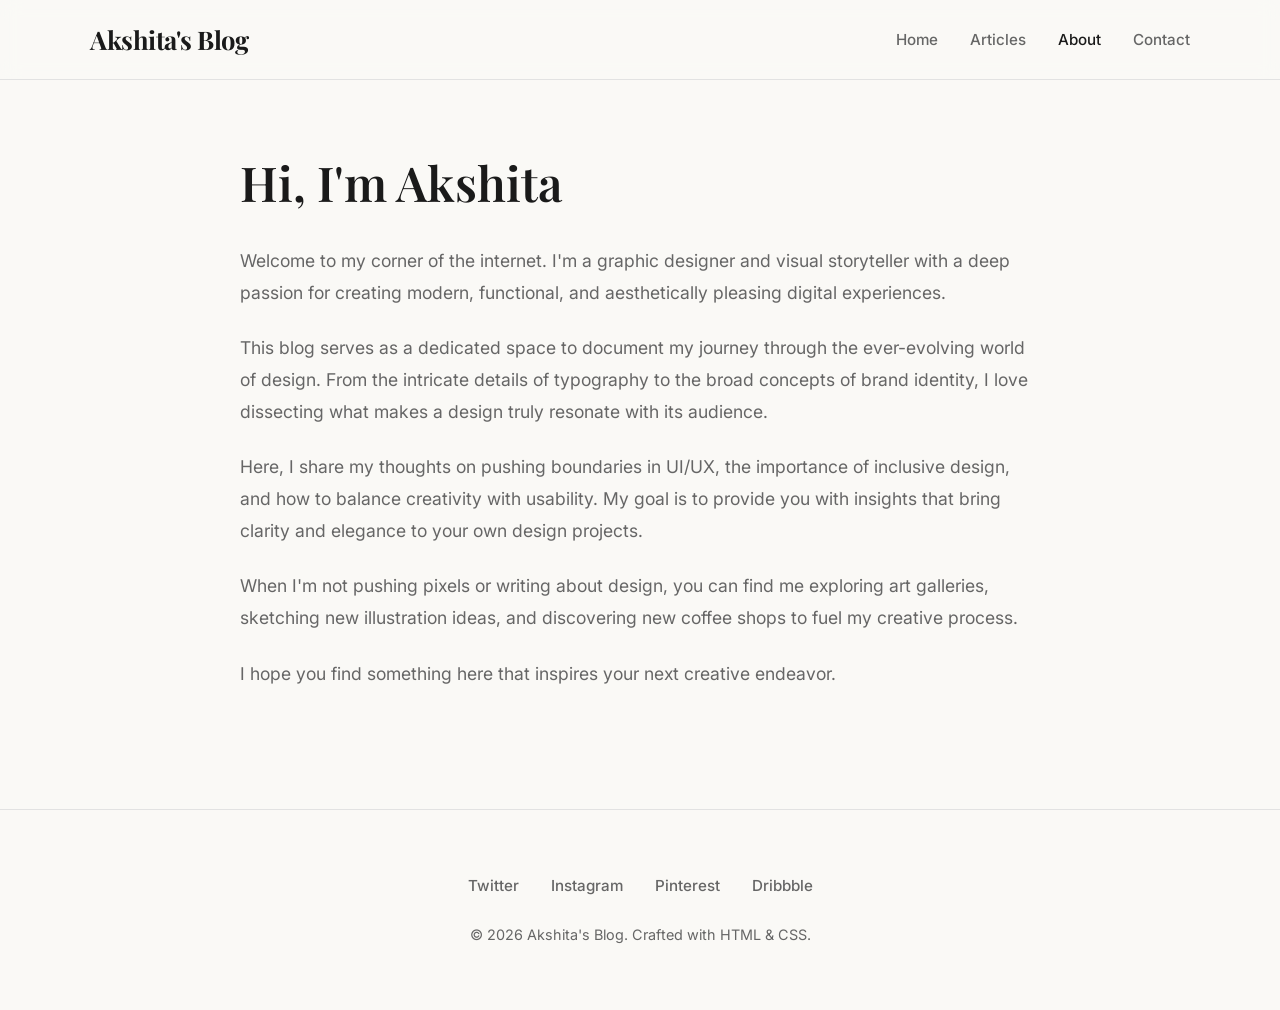
<file: about.html>
<!DOCTYPE html>
<html lang="en">
<head>
    <meta charset="UTF-8">
    <meta name="viewport" content="width=device-width, initial-scale=1.0">
    <title>About | Akshita's Blog</title>
    <meta name="description" content="Learn more about Akshita and the blog.">
    <link rel="preconnect" href="https://fonts.googleapis.com">
    <link rel="preconnect" href="https://fonts.gstatic.com" crossorigin>
    <link href="https://fonts.googleapis.com/css2?family=Inter:wght@300;400;500;600&family=Playfair+Display:ital,wght@0,400;0,600;0,700;1,400&display=swap" rel="stylesheet">
    <link rel="stylesheet" href="styles.css">
    <style>
        .about-content {
            padding: 4rem 0 6rem 0;
            max-width: 800px;
            margin: 0 auto;
        }
        .about-image {
            width: 100%;
            height: 400px;
            object-fit: cover;
            border-radius: 12px;
            margin-bottom: 3rem;
        }
        .about-content h1 {
            font-size: 3rem;
            margin-bottom: 1.5rem;
        }
        .about-content p {
            font-size: 1.1rem;
            color: var(--text-muted);
            margin-bottom: 1.5rem;
            line-height: 1.8;
        }
    </style>
</head>
<body>

    <!-- Navigation -->
    <nav class="navbar">
        <div class="container nav-content">
            <a href="index.html" class="logo">Akshita's Blog</a>
            <ul class="nav-links">
                <li><a href="index.html">Home</a></li>
                <li><a href="articles.html">Articles</a></li>
                <li><a href="about.html" class="active">About</a></li>
                <li><a href="contact.html">Contact</a></li>
            </ul>
        </div>
    </nav>

    <!-- Main Content Area -->
    <div class="container">
        <div class="about-content">
            <h1>Hi, I'm Akshita</h1>
            <p>Welcome to my corner of the internet. I'm a graphic designer and visual storyteller with a deep passion for creating modern, functional, and aesthetically pleasing digital experiences.</p>
            <p>This blog serves as a dedicated space to document my journey through the ever-evolving world of design. From the intricate details of typography to the broad concepts of brand identity, I love dissecting what makes a design truly resonate with its audience.</p>
            <p>Here, I share my thoughts on pushing boundaries in UI/UX, the importance of inclusive design, and how to balance creativity with usability. My goal is to provide you with insights that bring clarity and elegance to your own design projects.</p>
            <p>When I'm not pushing pixels or writing about design, you can find me exploring art galleries, sketching new illustration ideas, and discovering new coffee shops to fuel my creative process.</p>
            <p>I hope you find something here that inspires your next creative endeavor.</p>
        </div>
    </div>

    <!-- Footer -->
    <footer class="footer">
        <div class="container">
            <div class="footer-links">
                <a href="#">Twitter</a>
                <a href="#">Instagram</a>
                <a href="#">Pinterest</a>
                <a href="#">Dribbble</a>
            </div>
            <p>&copy; 2026 Akshita's Blog. Crafted with HTML & CSS.</p>
        </div>
    </footer>

</body>
</html>
</file>
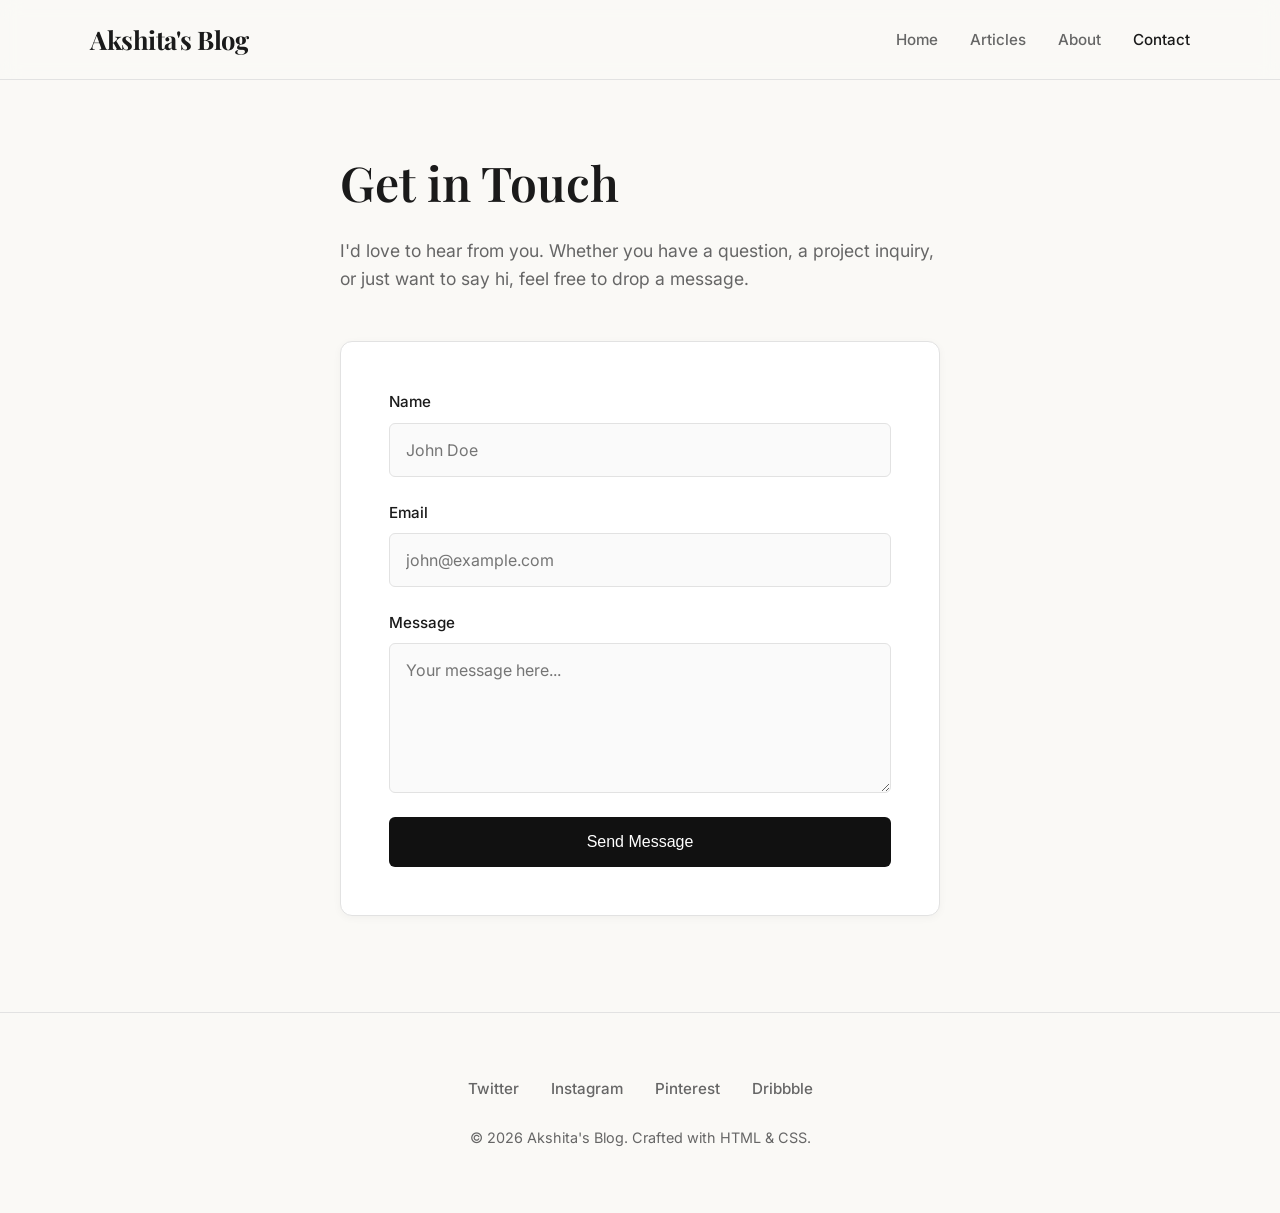
<file: contact.html>
<!DOCTYPE html>
<html lang="en">
<head>
    <meta charset="UTF-8">
    <meta name="viewport" content="width=device-width, initial-scale=1.0">
    <title>Contact | Akshita's Blog</title>
    <meta name="description" content="Get in touch.">
    <link rel="preconnect" href="https://fonts.googleapis.com">
    <link rel="preconnect" href="https://fonts.gstatic.com" crossorigin>
    <link href="https://fonts.googleapis.com/css2?family=Inter:wght@300;400;500;600&family=Playfair+Display:ital,wght@0,400;0,600;0,700;1,400&display=swap" rel="stylesheet">
    <link rel="stylesheet" href="styles.css">
    <style>
        .contact-content {
            padding: 4rem 0 6rem 0;
            max-width: 600px;
            margin: 0 auto;
        }
        .contact-content h1 {
            font-size: 3rem;
            margin-bottom: 1rem;
        }
        .contact-content > p {
            color: var(--text-muted);
            margin-bottom: 3rem;
            font-size: 1.1rem;
        }
        .contact-form {
            display: flex;
            flex-direction: column;
            gap: 1.5rem;
            background: var(--card-bg);
            padding: 3rem;
            border-radius: 12px;
            border: 1px solid var(--border);
            box-shadow: var(--shadow-sm);
        }
        .form-group {
            display: flex;
            flex-direction: column;
            gap: 0.5rem;
        }
        .form-group label {
            font-weight: 500;
            font-size: 0.95rem;
        }
        .form-group input, 
        .form-group textarea {
            padding: 1rem;
            border: 1px solid var(--border);
            border-radius: 6px;
            font-family: inherit;
            font-size: 1rem;
            background-color: #fafafa;
            outline: none;
            transition: var(--transition);
        }
        .form-group input:focus, 
        .form-group textarea:focus {
            border-color: var(--text-main);
            background-color: #ffffff;
        }
        .form-group textarea {
            resize: vertical;
            min-height: 150px;
        }
        .submit-btn {
            background: var(--accent);
            color: white;
            border: none;
            padding: 1rem;
            border-radius: 6px;
            font-weight: 500;
            cursor: pointer;
            font-size: 1rem;
            transition: var(--transition);
        }
        .submit-btn:hover {
            background: #333333;
            transform: translateY(-2px);
            box-shadow: 0 4px 12px rgba(0, 0, 0, 0.1);
        }
    </style>
</head>
<body>

    <!-- Navigation -->
    <nav class="navbar">
        <div class="container nav-content">
            <a href="index.html" class="logo">Akshita's Blog</a>
            <ul class="nav-links">
                <li><a href="index.html">Home</a></li>
                <li><a href="articles.html">Articles</a></li>
                <li><a href="about.html">About</a></li>
                <li><a href="contact.html" class="active">Contact</a></li>
            </ul>
        </div>
    </nav>

    <!-- Main Content Area -->
    <div class="container">
        <div class="contact-content">
            <h1>Get in Touch</h1>
            <p>I'd love to hear from you. Whether you have a question, a project inquiry, or just want to say hi, feel free to drop a message.</p>

            <form class="contact-form" action="#" onsubmit="event.preventDefault(); alert('Message sent!');">
                <div class="form-group">
                    <label for="name">Name</label>
                    <input type="text" id="name" required placeholder="John Doe">
                </div>
                <div class="form-group">
                    <label for="email">Email</label>
                    <input type="email" id="email" required placeholder="john@example.com">
                </div>
                <div class="form-group">
                    <label for="message">Message</label>
                    <textarea id="message" required placeholder="Your message here..."></textarea>
                </div>
                <button type="submit" class="submit-btn">Send Message</button>
            </form>
        </div>
    </div>

    <!-- Footer -->
    <footer class="footer">
        <div class="container">
            <div class="footer-links">
                <a href="#">Twitter</a>
                <a href="#">Instagram</a>
                <a href="#">Pinterest</a>
                <a href="#">Dribbble</a>
            </div>
            <p>&copy; 2026 Akshita's Blog. Crafted with HTML & CSS.</p>
        </div>
    </footer>

</body>
</html>
</file>
<file: styles.css>
/* Reset and Base Styles */
* {
    margin: 0;
    padding: 0;
    box-sizing: border-box;
}

:root {
    --bg-color: #faf9f6; /* Off-white / beige tint */
    --text-main: #1a1a1a;
    --text-muted: #666666;
    --accent: #111111;
    --border: #e2e2e2;
    --card-bg: #ffffff;
    --shadow-sm: 0 2px 8px rgba(0, 0, 0, 0.04);
    --shadow-md: 0 12px 24px rgba(0, 0, 0, 0.08);
    --transition: all 0.3s ease;
}

body {
    font-family: 'Inter', sans-serif;
    background-color: var(--bg-color);
    color: var(--text-main);
    line-height: 1.6;
    -webkit-font-smoothing: antialiased;
    -moz-osx-font-smoothing: grayscale;
}

h1, h2, h3, h4, h5, h6 {
    font-family: 'Playfair Display', serif;
    font-weight: 600;
    color: var(--text-main);
    margin-bottom: 0.5rem;
}

a {
    color: var(--text-main);
    text-decoration: none;
    transition: var(--transition);
}

img {
    max-width: 100%;
    display: block;
    object-fit: cover;
}

.container {
    width: 90%;
    max-width: 1100px;
    margin: 0 auto;
}

/* ---------------- Navbar ---------------- */
.navbar {
    position: sticky;
    top: 0;
    background-color: rgba(250, 249, 246, 0.85); /* Semi-transparent to match body bg */
    backdrop-filter: blur(10px);
    -webkit-backdrop-filter: blur(10px);
    z-index: 1000;
    border-bottom: 1px solid var(--border);
    padding: 1.2rem 0;
}

.nav-content {
    display: flex;
    justify-content: space-between;
    align-items: center;
}

.logo {
    font-family: 'Playfair Display', serif;
    font-size: 1.6rem;
    font-weight: 700;
    letter-spacing: -0.5px;
}

.nav-links {
    list-style: none;
    display: flex;
    gap: 2rem;
}

.nav-links a {
    font-size: 0.95rem;
    font-weight: 500;
    color: var(--text-muted);
}

.nav-links a:hover,
.nav-links a.active {
    color: var(--text-main);
}

/* ---------------- Hero Section ---------------- */
.hero {
    padding: 6rem 0 4rem 0;
    text-align: center;
}

.hero-text {
    max-width: 700px;
    margin: 0 auto 3rem auto;
}

.hero h1 {
    font-size: 3.5rem;
    line-height: 1.2;
    margin-bottom: 1.2rem;
    letter-spacing: -1px;
}

.hero p {
    font-size: 1.25rem;
    color: var(--text-muted);
    font-weight: 300;
}

.hero-image {
    width: 100%;
    height: 60vh;
    min-height: 350px;
    max-height: 500px;
    border-radius: 12px;
    overflow: hidden;
    background-color: var(--card-bg);
}

.hero-image img {
    width: 100%;
    height: 100%;
}

/* ---------------- Content Area & Sidebar Grid Layout ---------------- */
.content-area {
    display: grid;
    grid-template-columns: 2fr 1fr;
    gap: 4rem;
    padding: 2rem 0 6rem 0;
}

/* ---------------- Main Blog Grid ---------------- */
.blog-grid {
    display: grid;
    gap: 3rem;
}

.card {
    background: var(--card-bg);
    border-radius: 12px;
    overflow: hidden;
    border: 1px solid var(--border);
    transition: var(--transition);
}

.card:hover {
    box-shadow: var(--shadow-md);
    transform: translateY(-4px); /* Slight lift effect */
}

.card-img-wrapper {
    height: 280px;
    overflow: hidden;
}

.card-img-wrapper img {
    width: 100%;
    height: 100%;
    transition: transform 0.6s ease;
}

.card:hover .card-img-wrapper img {
    transform: scale(1.05); /* Subtle image zoom on hover */
}

.card-content {
    padding: 2rem;
}

.category {
    font-size: 0.75rem;
    text-transform: uppercase;
    letter-spacing: 1px;
    color: var(--text-muted);
    font-weight: 600;
    display: inline-block;
    margin-bottom: 0.8rem;
}

.card h2 {
    font-size: 1.8rem;
    margin-bottom: 1rem;
    line-height: 1.3;
}

.card h2 a:hover {
    color: var(--text-muted);
}

.card p {
    color: var(--text-muted);
    margin-bottom: 1.8rem;
    font-size: 1rem;
}

.read-more {
    font-weight: 500;
    font-size: 0.95rem;
    display: inline-flex;
    align-items: center;
    gap: 0.5rem;
    border-bottom: 1px solid transparent;
}

.read-more:hover {
    border-bottom: 1px solid var(--text-main);
}

.arrow {
    transition: transform 0.3s ease;
}

.read-more:hover .arrow {
    transform: translateX(5px); /* Arrow slides right */
}

/* ---------------- Sidebar ---------------- */
.sidebar {
    display: flex;
    flex-direction: column;
    gap: 2.5rem;
}

/* General Widget Styles */
.widget {
    background: var(--card-bg);
    padding: 2.5rem 2rem;
    border-radius: 12px;
    border: 1px solid var(--border);
}

.widget h3 {
    font-size: 1.3rem;
    margin-bottom: 1.5rem;
}

/* Author Profile */
.author-profile {
    text-align: center;
}

.author-img {
    width: 110px;
    height: 110px;
    border-radius: 50%;
    margin: 0 auto 1.5rem auto;
    object-fit: cover;
    box-shadow: var(--shadow-sm);
}

.author-profile h3 {
    margin-bottom: 0.5rem;
}

.author-profile p {
    font-size: 0.95rem;
    color: var(--text-muted);
}

/* Categories List */
.categories-list ul {
    list-style: none;
}

.categories-list li {
    margin-bottom: 1rem;
    border-bottom: 1px solid var(--border);
    padding-bottom: 1rem;
}

.categories-list li:last-child {
    margin-bottom: 0;
    border-bottom: none;
    padding-bottom: 0;
}

.categories-list a {
    display: flex;
    justify-content: space-between;
    font-size: 0.95rem;
    color: var(--text-muted);
}

.categories-list a:hover {
    color: var(--text-main);
}

.categories-list span {
    font-size: 0.85rem;
    background: #f0f0f0;
    padding: 0.1rem 0.6rem;
    border-radius: 20px;
}

/* Newsletter Widget */
.newsletter p {
    font-size: 0.95rem;
    color: var(--text-muted);
    margin-bottom: 1.2rem;
}

.newsletter form {
    display: flex;
    flex-direction: column;
    gap: 1rem;
}

.newsletter input {
    padding: 0.9rem 1rem;
    border: 1px solid var(--border);
    border-radius: 6px;
    font-family: inherit;
    font-size: 0.95rem;
    outline: none;
    transition: var(--transition);
    background-color: #fafafa;
}

.newsletter input:focus {
    border-color: var(--text-main);
    background-color: #ffffff;
}

.newsletter button {
    background: var(--accent);
    color: white;
    border: none;
    padding: 0.9rem;
    border-radius: 6px;
    font-weight: 500;
    cursor: pointer;
    font-family: inherit;
    font-size: 0.95rem;
    transition: var(--transition);
}

.newsletter button:hover {
    background: #333333;
    transform: translateY(-2px);
    box-shadow: 0 4px 12px rgba(0, 0, 0, 0.1);
}

/* ---------------- Footer ---------------- */
.footer {
    border-top: 1px solid var(--border);
    padding: 4rem 0;
    text-align: center;
}

.footer-links {
    display: flex;
    justify-content: center;
    gap: 2rem;
    margin-bottom: 1.5rem;
}

.footer-links a {
    color: var(--text-muted);
    font-size: 0.95rem;
    font-weight: 500;
}

.footer-links a:hover {
    color: var(--text-main);
}

.footer p {
    color: var(--text-muted);
    font-size: 0.9rem;
}

/* ---------------- Responsive Styles ---------------- */
@media (max-width: 992px) {
    .content-area {
        grid-template-columns: 1fr;
    }
    
    .hero h1 {
        font-size: 3rem;
    }

    .hero-image {
        min-height: 300px;
    }
}

@media (max-width: 768px) {
    .hero {
        padding: 4rem 0 3rem 0;
    }

    .hero h1 {
        font-size: 2.4rem;
    }

    .nav-content {
        flex-direction: column;
        gap: 1.2rem;
    }
    
    .nav-links {
        gap: 1.2rem;
        flex-wrap: wrap;
        justify-content: center;
    }

    .card h2 {
        font-size: 1.6rem;
    }
    
    .card-img-wrapper {
        height: 220px;
    }
}
</file>
